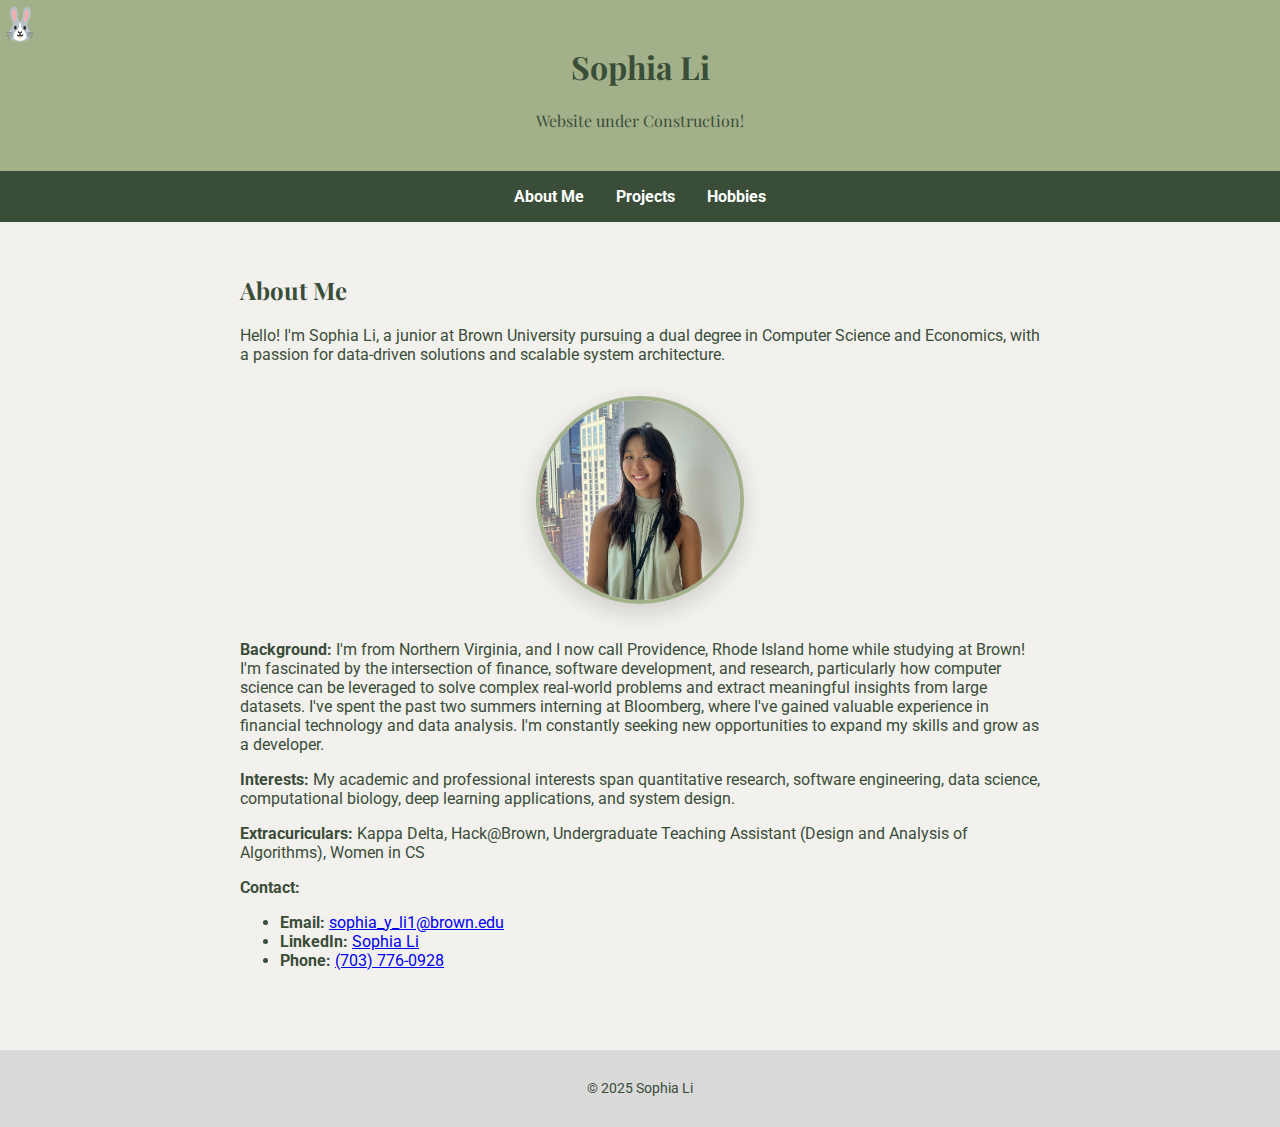
<file: index.html>
<!DOCTYPE html>
<html lang="en">

<head>
  <meta charset="UTF-8" />
  <meta name="viewport" content="width=device-width, initial-scale=1.0" />
  <title>About - Sophia Li</title>
  <link rel="stylesheet" href="css/style.css" />
</head>

<body>
  <header>
    <h1>Sophia Li</h1>
    <p>Website under Construction!</p>
    <div class="bunny-container">
      <div class="bunny">🐰</div>
      <div class="carrot-trail">
        <div class="carrot">🥕</div>
        <div class="carrot">🥕</div>
        <div class="carrot">🥕</div>
        <div class="carrot">🥕</div>
        <div class="carrot">🥕</div>
      </div>
    </div>
  </header>
  <nav>
    <a href="index.html">About Me</a>
    <a href="projects.html">Projects</a>
    <a href="hobbies.html">Hobbies</a>
  </nav>
  <main>
    <section id="about">
      <h2>About Me</h2>
      <p>Hello! I'm Sophia Li, a junior at Brown University pursuing a dual degree in Computer Science and Economics,
        with a passion for data-driven solutions and scalable system architecture.</p>

      <div class="headshot-container">
        <img src="images/headshot.jpg" alt="Sophia Li" class="headshot" />
      </div>

      <p><strong>Background:</strong> I'm from Northern Virginia, and I now call Providence, Rhode Island home while
        studying at Brown! I'm fascinated by the intersection of finance, software development, and
        research, particularly how computer science can be leveraged to solve complex real-world problems and extract
        meaningful insights from large datasets. I've spent the past two summers interning at Bloomberg, where I've
        gained valuable experience in financial technology and data analysis. I'm constantly seeking new opportunities
        to expand my skills and grow as a developer.</p>
      <p><strong>Interests:</strong> My academic and professional interests span quantitative research, software
        engineering, data science, computational biology, deep learning applications, and system design.</p>
      <p><strong>Extracuriculars:</strong> Kappa Delta, Hack@Brown, Undergraduate Teaching Assistant (Design and
        Analysis of Algorithms), Women in CS</p>
      <p><strong>Contact:</strong></p>
      <ul>
        <li><strong>Email:</strong> <a href="mailto:sophia_y_li1@brown.edu">sophia_y_li1@brown.edu</a></li>
        <li><strong>LinkedIn:</strong> <a href="https://www.linkedin.com/in/sophia-y-li1/">Sophia Li</a></li>
        <li><strong>Phone:</strong> <a href="tel:+17037760928">(703) 776-0928</a></li>
      </ul>
    </section>
  </main>
  <footer>
    <p>&copy; 2025 Sophia Li</p>
  </footer>
</body>

</html>
</file>
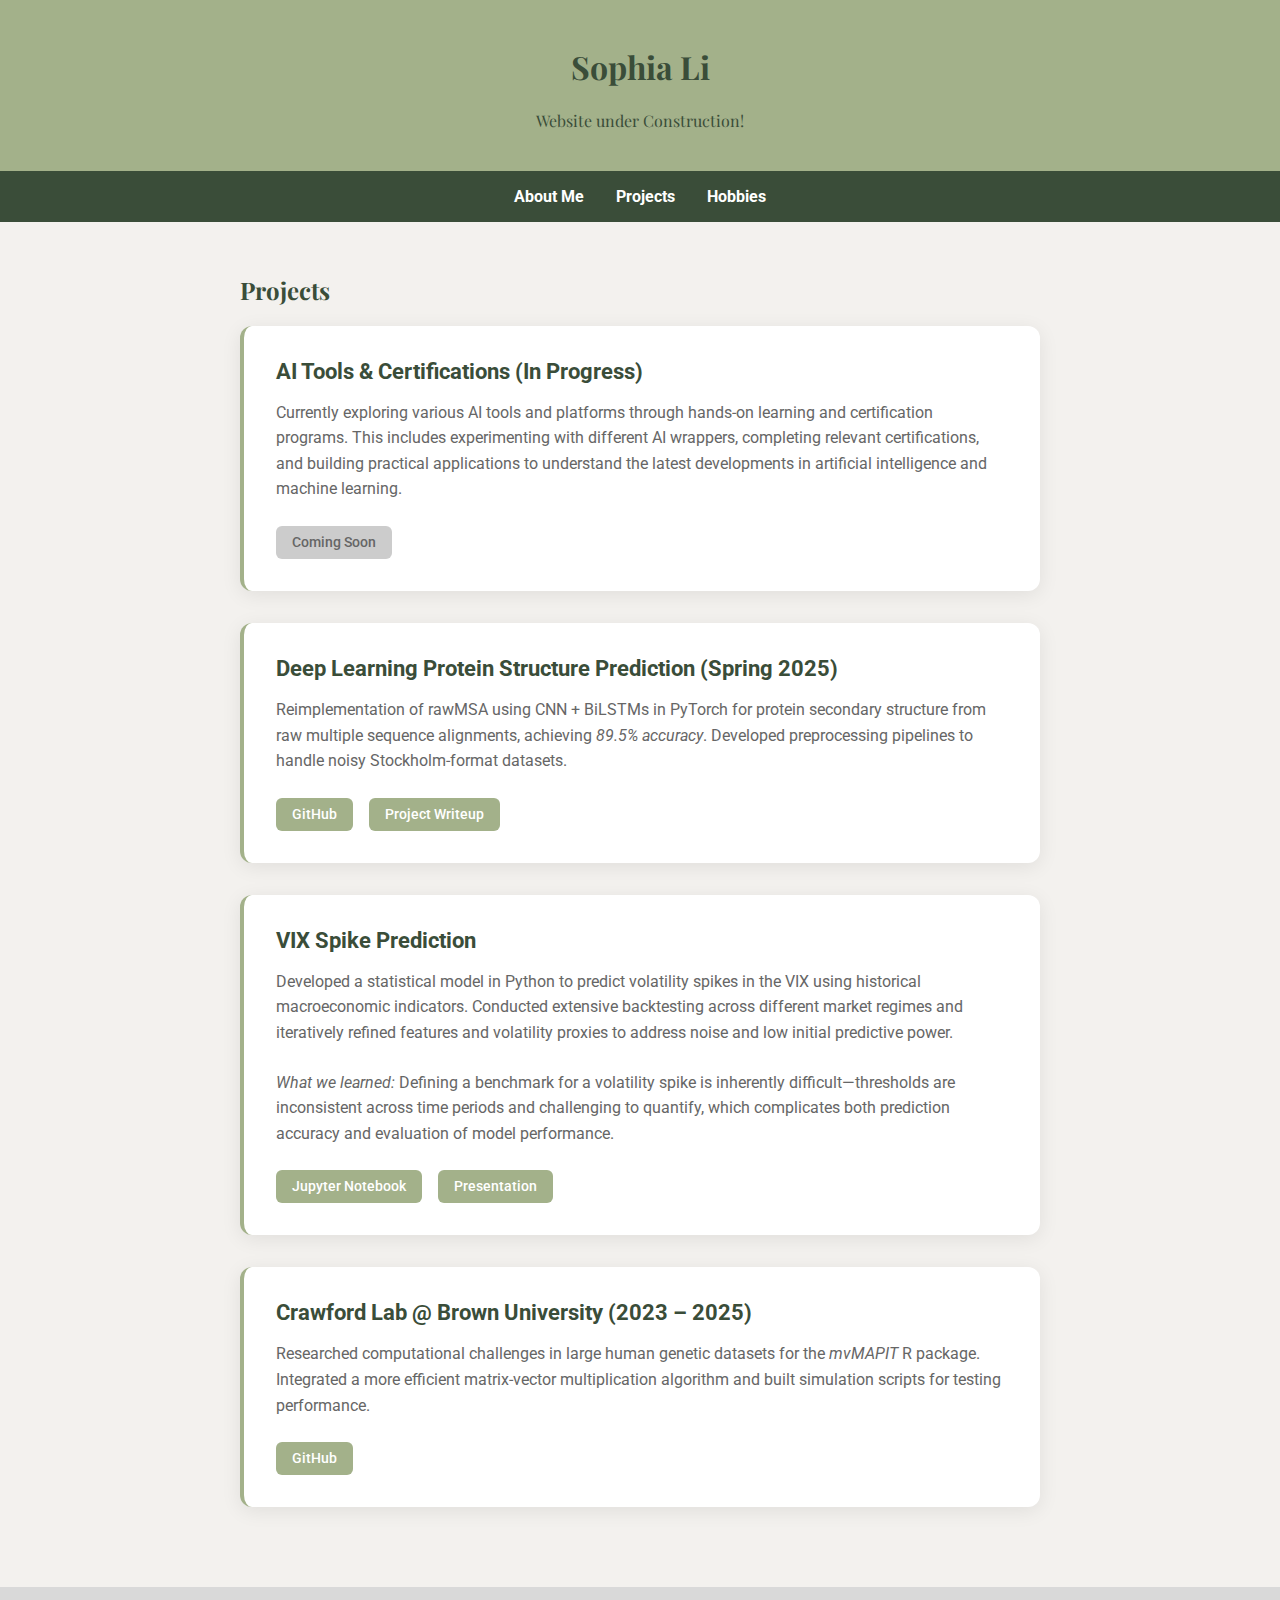
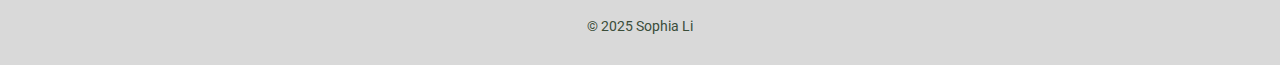
<file: projects.html>
<!DOCTYPE html>
<html lang="en">

<head>
  <meta charset="UTF-8" />
  <meta name="viewport" content="width=device-width, initial-scale=1.0" />
  <title>Projects - Sophia Li</title>
  <link rel="stylesheet" href="css/style.css" />
</head>

<body>
  <header>
    <h1>Sophia Li</h1>
    <p>Website under Construction!</p>
  </header>
  <nav>
    <a href="index.html">About Me</a>
    <a href="projects.html">Projects</a>
    <a href="hobbies.html">Hobbies</a>
  </nav>
  <main>
    <section id="projects">
      <h2>Projects</h2>

      <div class="project-item">
        <h3>AI Tools & Certifications (In Progress)</h3>
        <p>Currently exploring various AI tools and platforms through hands-on learning and certification programs. This
          includes experimenting with different AI wrappers, completing relevant certifications, and building practical
          applications to understand the latest developments in artificial intelligence and machine learning.</p>
        <div class="project-links">
          <span class="project-link disabled">Coming Soon</span>
        </div>
      </div>

      <div class="project-item">
        <h3> Deep Learning Protein Structure Prediction (Spring 2025) </h3>
        <p>
          Reimplementation of rawMSA using CNN + BiLSTMs in PyTorch for protein secondary structure from raw multiple
          sequence alignments, achieving <em>89.5% accuracy</em>.
          Developed preprocessing pipelines to handle noisy Stockholm-format datasets.</p>
        <div class="project-links">
          <a href="https://github.com/lisophia19/rawMSA-replica" class="project-link" target="_blank">GitHub</a>
          <a href="files/DL Final Project Writeup.pdf" class="project-link" target="_blank">Project Writeup</a>
        </div>
      </div>

      <div class="project-item">
        <h3>VIX Spike Prediction</h3>
        <p>
          Developed a statistical model in Python to predict volatility spikes in the VIX using historical macroeconomic
          indicators. Conducted extensive backtesting across different market regimes and iteratively refined features
          and volatility proxies to address noise and low initial predictive power.
        </p>
        <p>
          <em>What we learned:</em> Defining a benchmark for a volatility spike is inherently difficult—thresholds are
          inconsistent across time periods and challenging to quantify, which complicates both prediction accuracy and
          evaluation of model performance.
        </p>
        <div class="project-links">
          <a href="https://drive.google.com/file/d/1lUnOgN6PuLRkqTeqPt-hb6zQ5H_NMxcZ/view?usp=sharing"
            class="project-link">Jupyter Notebook</a>
          <a href="https://docs.google.com/presentation/d/1ZDVdxdcZc4jOmiK11pfEtaLbFogtyr7RbmLQqHWf7gE/edit?usp=sharing"
            class="project-link" target="_blank">Presentation</a>
        </div>
      </div>

      <div class="project-item">
        <h3> Crawford Lab @ Brown University (2023 – 2025)</h3>
        <p>
          Researched computational challenges in large human genetic datasets for the <em>mvMAPIT</em> R package.
          Integrated a more efficient matrix-vector multiplication algorithm and built simulation scripts for testing
          performance.
        </p>
        <div class="project-links">
          <a href="https://lcrawlab.github.io/mvMAPIT/" class="project-link">GitHub</a>
        </div>
      </div>

    </section>
  </main>
  <footer>
    <p>&copy; 2025 Sophia Li</p>
  </footer>
</body>

</html>
</file>
<file: css/style.css>
/* css/style.css */

@import url('https://fonts.googleapis.com/css2?family=Playfair+Display:wght@400;700&family=Roboto:wght@400;500;700&display=swap');

:root {
    --background: #f3f1ee;
    --accent: #a3b18a;
    --dark: #3a4d39;
    --light: #d9d9d9;
}

body {
    margin: 0;
    font-family: 'Roboto', sans-serif;
    background-color: var(--background);
    color: var(--dark);
}

header {
    background-color: var(--accent);
    padding: 1.5rem;
    text-align: center;
    font-family: 'Playfair Display', serif;
    position: relative;
    overflow: hidden;
}

nav {
    background-color: var(--dark);
    display: flex;
    justify-content: center;
    gap: 2rem;
    padding: 1rem;
}

nav a {
    color: white;
    text-decoration: none;
    font-weight: bold;
    transition: color 0.3s ease;
}

nav a:hover {
    color: var(--accent);
}

main {
    padding: 2rem;
    max-width: 800px;
    margin: auto;
}

section {
    margin-bottom: 3rem;
    animation: fadeIn 1.2s ease-in-out;
}

h1,
h2 {
    font-family: 'Playfair Display', serif;
}

strong {
    font-weight: 700;
    color: var(--dark);
}

.graph {
    width: 100%;
    height: 300px;
    background: var(--light);
    border-radius: 8px;
    margin-top: 1rem;
    animation: fadeInUp 1s ease-in;
}

footer {
    text-align: center;
    padding: 1rem;
    background-color: var(--light);
    font-size: 0.9rem;
}

@keyframes fadeIn {
    from {
        opacity: 0;
        transform: translateY(20px);
    }

    to {
        opacity: 1;
        transform: translateY(0);
    }
}

@keyframes fadeInUp {
    from {
        opacity: 0;
        transform: translateY(40px);
    }

    to {
        opacity: 1;
        transform: translateY(0);
    }
}

/* Carousel Styles */
.carousel-container {
    position: relative;
    max-width: 600px;
    margin: 2rem auto;
    overflow: hidden;
    border-radius: 12px;
    box-shadow: 0 8px 32px rgba(0, 0, 0, 0.1);
}

.carousel {
    position: relative;
    width: 100%;
    height: 500px;
}

.carousel-slide {
    position: absolute;
    width: 100%;
    height: 100%;
    opacity: 0;
    transition: opacity 0.6s ease-in-out;
    display: flex;
    flex-direction: column;
    pointer-events: none;
}

.carousel-slide.active {
    opacity: 1;
    pointer-events: auto;
}

.carousel-slide img {
    width: 100%;
    height: 100%;
    object-fit: cover;
    object-position: center;
    display: block;
    border-radius: 12px;
    background-color: #f0f0f0;
}

/* Specific positioning for flower bouquet and F1 book images */
.carousel-slide:nth-child(2) img {
    object-position: center 30%;
}

.carousel-slide:nth-child(5) img {
    object-position: center 40%;
}

.slide-caption {
    position: absolute;
    bottom: 0;
    left: 0;
    right: 0;
    background: linear-gradient(transparent, rgba(0, 0, 0, 0.7));
    color: white;
    padding: 1rem;
    text-align: center;
    font-weight: 500;
    border-radius: 0 0 12px 12px;
}

.carousel-btn {
    position: absolute;
    top: 50%;
    transform: translateY(-50%);
    background: rgba(255, 255, 255, 0.8);
    border: none;
    width: 40px;
    height: 40px;
    border-radius: 50%;
    cursor: pointer;
    font-size: 18px;
    color: var(--dark);
    transition: all 0.3s ease;
    z-index: 10;
}

.carousel-btn:hover {
    background: rgba(255, 255, 255, 0.95);
    transform: translateY(-50%) scale(1.1);
}

.carousel-btn.prev {
    left: 10px;
}

.carousel-btn.next {
    right: 10px;
}

.carousel-dots {
    position: absolute;
    bottom: 60px;
    left: 50%;
    transform: translateX(-50%);
    display: flex;
    gap: 8px;
    z-index: 10;
}

.dot {
    width: 12px;
    height: 12px;
    border-radius: 50%;
    background: rgba(255, 255, 255, 0.5);
    cursor: pointer;
    transition: all 0.3s ease;
}

.dot.active,
.dot:hover {
    background: rgba(255, 255, 255, 0.9);
    transform: scale(1.2);
}

/* Project Styles */
.project-item {
    background: white;
    border-radius: 12px;
    padding: 2rem;
    margin-bottom: 2rem;
    box-shadow: 0 4px 20px rgba(0, 0, 0, 0.08);
    transition: transform 0.3s ease, box-shadow 0.3s ease;
    border-left: 4px solid var(--accent);
}

.project-item:hover {
    transform: translateY(-4px);
    box-shadow: 0 8px 30px rgba(0, 0, 0, 0.12);
}

.project-item h3 {
    color: var(--dark);
    margin: 0 0 1rem 0;
    font-size: 1.4rem;
    font-weight: 700;
}

.project-item p {
    color: #666;
    line-height: 1.6;
    margin-bottom: 1.5rem;
}

.project-links {
    display: flex;
    gap: 1rem;
    flex-wrap: wrap;
}

.project-link {
    display: inline-block;
    padding: 0.5rem 1rem;
    background: var(--accent);
    color: white;
    text-decoration: none;
    border-radius: 6px;
    font-size: 0.9rem;
    font-weight: 500;
    transition: all 0.3s ease;
}

.project-link:hover {
    background: var(--dark);
    transform: translateY(-2px);
}

.project-link.disabled {
    background: #ccc;
    color: #666;
    cursor: not-allowed;
    transform: none;
}

.project-link.disabled:hover {
    background: #ccc;
    transform: none;
}

/* Bunny Animation */
.bunny-container {
    position: absolute;
    top: 0;
    left: 0;
    width: 100%;
    height: 100%;
    pointer-events: none;
}

.bunny {
    position: absolute;
    font-size: 2rem;
    animation: bunnyHop 8s infinite linear;
    transform-origin: center bottom;
}

@keyframes bunnyHop {
    0% {
        left: -50px;
        bottom: 20px;
        transform: translateY(0) rotate(0deg);
    }

    10% {
        left: 10%;
        bottom: 60px;
        transform: translateY(-20px) rotate(5deg);
    }

    20% {
        left: 20%;
        bottom: 20px;
        transform: translateY(0) rotate(0deg);
    }

    30% {
        left: 30%;
        bottom: 60px;
        transform: translateY(-20px) rotate(5deg);
    }

    40% {
        left: 40%;
        bottom: 20px;
        transform: translateY(0) rotate(0deg);
    }

    50% {
        left: 50%;
        bottom: 60px;
        transform: translateY(-20px) rotate(5deg);
    }

    60% {
        left: 60%;
        bottom: 20px;
        transform: translateY(0) rotate(0deg);
    }

    70% {
        left: 70%;
        bottom: 60px;
        transform: translateY(-20px) rotate(5deg);
    }

    80% {
        left: 80%;
        bottom: 20px;
        transform: translateY(0) rotate(0deg);
    }

    90% {
        left: 90%;
        bottom: 60px;
        transform: translateY(-20px) rotate(5deg);
    }

    100% {
        left: 110%;
        bottom: 20px;
        transform: translateY(0) rotate(0deg);
    }
}

/* Carrot Trail Animation */
.carrot-trail {
    position: absolute;
    top: 0;
    left: 0;
    width: 100%;
    height: 100%;
    pointer-events: none;
}

.carrot {
    position: absolute;
    font-size: 1.2rem;
    opacity: 0;
    animation: carrotDrop 8s infinite linear;
    transform-origin: center;
}

.carrot:nth-child(1) {
    animation-delay: 0.5s;
}

.carrot:nth-child(2) {
    animation-delay: 1.5s;
}

.carrot:nth-child(3) {
    animation-delay: 2.5s;
}

.carrot:nth-child(4) {
    animation-delay: 3.5s;
}

.carrot:nth-child(5) {
    animation-delay: 4.5s;
}

@keyframes carrotDrop {
    0% {
        left: 15%;
        bottom: 80px;
        opacity: 0;
        transform: scale(0.5) rotate(0deg);
    }

    10% {
        left: 25%;
        bottom: 40px;
        opacity: 1;
        transform: scale(1) rotate(10deg);
    }

    20% {
        left: 35%;
        bottom: 20px;
        opacity: 0.8;
        transform: scale(0.9) rotate(20deg);
    }

    30% {
        left: 45%;
        bottom: 15px;
        opacity: 0.6;
        transform: scale(0.8) rotate(30deg);
    }

    40% {
        left: 55%;
        bottom: 10px;
        opacity: 0.4;
        transform: scale(0.7) rotate(40deg);
    }

    50% {
        left: 65%;
        bottom: 5px;
        opacity: 0.2;
        transform: scale(0.6) rotate(50deg);
    }

    60% {
        left: 75%;
        bottom: 0px;
        opacity: 0;
        transform: scale(0.5) rotate(60deg);
    }

    100% {
        left: 75%;
        bottom: 0px;
        opacity: 0;
        transform: scale(0.5) rotate(60deg);
    }
}

/* Headshot Styles */
.headshot-container {
    text-align: center;
    margin: 2rem 0;
}

.headshot {
    width: 200px;
    height: 200px;
    border-radius: 50%;
    object-fit: cover;
    border: 4px solid var(--accent);
    box-shadow: 0 8px 25px rgba(0, 0, 0, 0.15);
    transition: transform 0.3s ease, box-shadow 0.3s ease;
}

.headshot:hover {
    transform: scale(1.05);
    box-shadow: 0 12px 35px rgba(0, 0, 0, 0.2);
}
</file>
